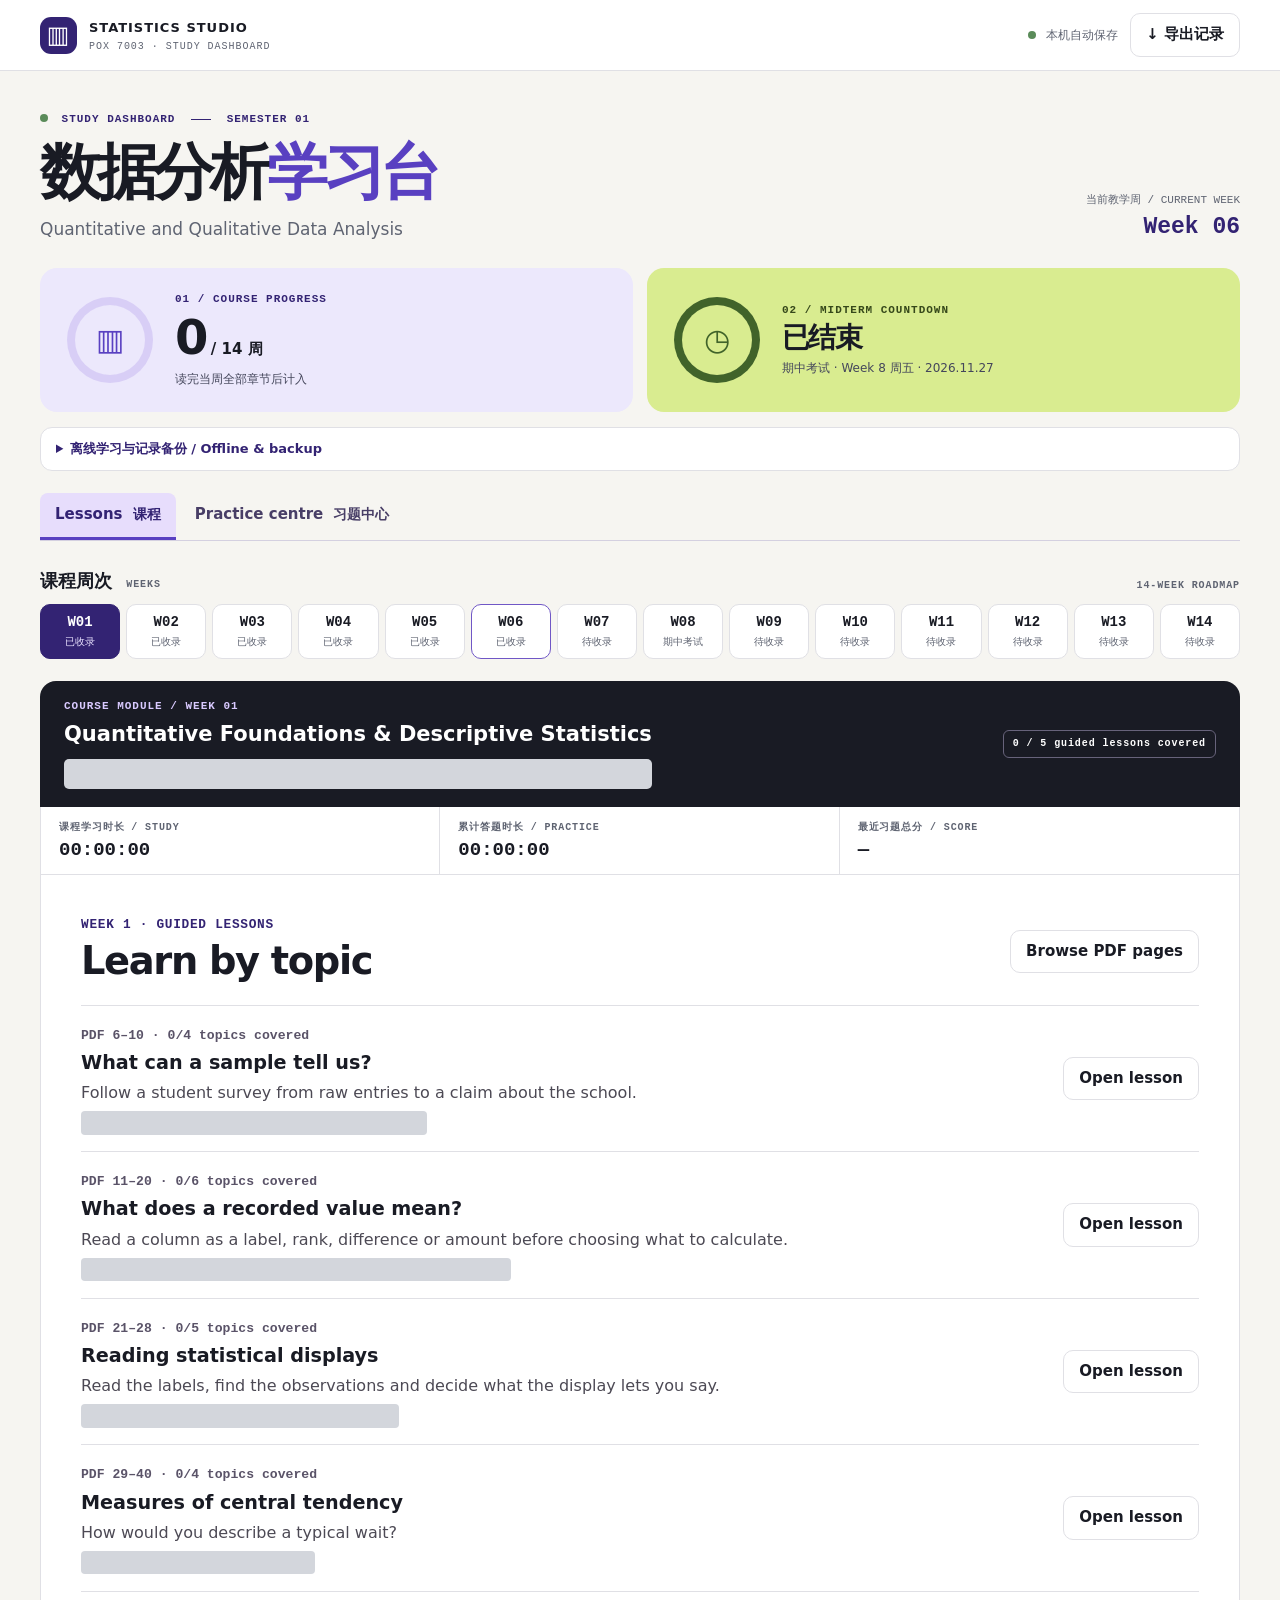
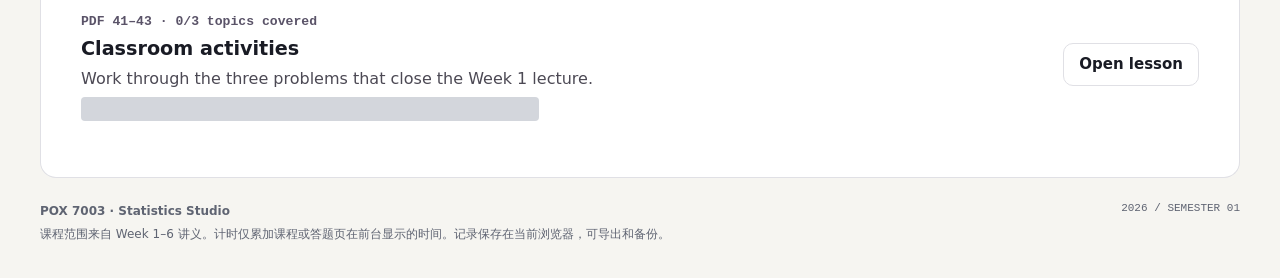
<file: index.html>
<!doctype html>
<html lang="zh-CN">
<head>
<meta charset="utf-8">
<meta name="viewport" content="width=device-width,initial-scale=1">
<meta name="description" content="POX 7003 双语课程、学习计时和英文测验。">
<meta name="theme-color" content="#f6f5f1">
<title>POX 7003 · Statistics Studio</title>
<link rel="stylesheet" href="./style.css">
<script defer src="./course.js"></script>
<script defer src="./week1.js"></script>
<script defer src="./week1-slides.js"></script>
<script defer src="./week1-clear.js"></script>
<script defer src="./slide-courses.js"></script>
<script defer src="./slide-view.js"></script>
<script defer src="./week5.js"></script>
<script defer src="./week6.js"></script>
<script defer src="./teaching.js"></script>
<script defer src="./reference.js"></script>
<script defer src="./figures.js"></script>
<script defer src="./centre-content.js"></script>
<script defer src="./centre-visual.js"></script>
<script defer src="./centre-assessment.js"></script>
<script defer src="./guided-foundations.js"></script>
<script defer src="./guided-graphs.js"></script>
<script defer src="./guided-activities.js"></script>
<script defer src="./example-choices.js"></script>
<script defer src="./worked-example.js"></script>
<script defer src="./later-guide-content.js"></script>
<script defer src="./later-guide-examples.js"></script>
<script defer src="./later-guide.js"></script>
<script defer src="./centre-lesson.js"></script>
<script defer src="./week1-practice.js"></script>
<script defer src="./revision-original.js"></script>
<script defer src="./revision-mock.js"></script>
<script defer src="./revision-scope.js"></script>
<script defer src="./exam-centre.js"></script>
<script defer src="./app.js"></script>
<script defer src="./storage.js"></script>
</head>
<body>
<header class="top"><div class="shell top-inner"><a class="brand" href="#week=1"><span class="logo" aria-hidden="true">▥</span><span>STATISTICS STUDIO<small>POX 7003 · STUDY DASHBOARD</small></span></a><div class="tools"><span class="local" id="save-status"><i></i> 本机自动保存</span><button id="export" class="soft">↓ <span>导出记录</span></button></div></div></header>
<main class="shell">
  <section class="hero"><div><p class="eyebrow"><span class="live"></span> STUDY DASHBOARD <span class="hero-rule"></span> SEMESTER 01</p><h1>数据分析<span>学习台</span></h1><p class="subtitle" lang="en">Quantitative and Qualitative Data Analysis</p></div><div class="now"><small>当前教学周 / CURRENT WEEK</small><strong>Week 06</strong></div></section>
  <section class="gauges" aria-label="课程仪表盘">
    <div class="gauge-card progress"><div class="ring" id="progress-ring" aria-hidden="true"><span>▥</span></div><div><p class="eyebrow">01 / COURSE PROGRESS</p><div class="metric"><strong id="week-count">0</strong><span> / 14 周</span></div><p>读完当周全部章节后计入</p></div></div>
    <div class="gauge-card exam"><div class="ring" id="exam-ring" aria-hidden="true"><span>◷</span></div><div><p class="eyebrow">02 / MIDTERM COUNTDOWN</p><div class="metric"><strong id="exam-days">—</strong><span id="exam-unit"> 天</span></div><p>期中考试 · Week 8 周五 · 2026.11.27</p></div></div>
  </section>
  <details class="access-help"><summary>离线学习与记录备份 / Offline &amp; backup</summary>
    <p><a href="./POX7003-offline.html" download>下载完整离线版</a>，保存后可直接打开学习。记录按浏览器保存，可通过备份转移到其他设备。</p>
    <div class="tools backup-tools"><button class="soft" id="backup">备份学习数据</button><label class="soft" for="restore">恢复备份</label><input id="restore" type="file" accept=".json,application/json" hidden></div>
    <p id="backup-status" role="status">CSV 可查看统计；JSON 备份可恢复进度和成绩。恢复会替换当前记录，请先备份。</p>
  </details>
  <nav class="course-switch" id="course-tabs" aria-label="Study navigation"><a href="#week=1&view=lessons" id="course-switch-lessons">Lessons <span>课程</span></a><a href="#view=exam&tab=mock" id="course-switch-exam">Practice centre <span>习题中心</span></a></nav>
  <section class="weeks" aria-labelledby="weeks-title"><div class="section-head"><h2 id="weeks-title">课程周次 <small>WEEKS</small></h2><span>14-WEEK ROADMAP</span></div><nav class="week-grid" id="week-grid" aria-label="选择课程周次"></nav></section>
  <div id="workspace"></div>
  <footer><div><strong>POX 7003 · Statistics Studio</strong><p>课程范围来自 Week 1–6 讲义。计时仅累加课程或答题页在前台显示的时间。记录保存在当前浏览器，可导出和备份。</p></div><span>2026 / SEMESTER 01</span></footer>
</main>
<dialog id="diagram-viewer"><div class="diagram-toolbar"><button type="button" class="soft" id="close-diagram">Close</button><label for="diagram-scale">Zoom <input id="diagram-scale" type="range" min="100" max="300" step="25" value="100"></label><output id="diagram-scale-value" for="diagram-scale">100%</output></div><div id="large-diagram"></div></dialog>
</body>
</html>
</file>
<file: style.css>
:root{--bg:#f6f5f1;--paper:#fff;--ink:#191b24;--muted:#5f6472;--line:#e0e0e5;--purple:#5940c1;--deep:#332373;--violet:#ece8fc;--lime:#d9ec90;--green:#315a3a;--mono:ui-monospace,Consolas,monospace}
*{box-sizing:border-box}body{margin:0;background:var(--bg);color:var(--ink);font:15px/1.55 system-ui,"Microsoft YaHei",sans-serif}a{color:var(--deep)}button,input{font:inherit}button{cursor:pointer}button:disabled{cursor:default}button:focus-visible,a:focus-visible,input:focus-visible,summary:focus-visible{outline:3px solid #9779ef;outline-offset:3px}.shell{width:min(1200px,calc(100% - 60px));margin:auto}.top{border-bottom:1px solid var(--line);background:#fff}.top-inner,.brand,.tools,.section-head,.lesson-top,.pager,.quiz-actions,.week-title{display:flex;align-items:center;justify-content:space-between;gap:12px}.top-inner{height:70px}.brand{text-decoration:none;color:var(--ink);font-weight:800;font-size:13px;letter-spacing:.075em}.brand small{display:block;color:var(--muted);font:10px var(--mono);margin-top:3px}.logo{display:grid;place-items:center;width:37px;height:37px;border-radius:11px;background:var(--deep);color:#fff;font-size:24px}.local{font-size:12px;color:var(--muted);white-space:nowrap}.local i,.live{display:inline-block;width:8px;height:8px;background:#5a8b59;border-radius:50%;margin-right:6px}.soft,.primary{border:1px solid var(--line);border-radius:10px;padding:9px 15px;background:#fff;color:var(--ink);font-weight:650}.soft:hover{background:var(--violet)}.primary{background:var(--deep);color:#fff;border-color:var(--deep)}.primary:hover{background:var(--purple)}.primary:disabled{background:#e5e2ea;color:#635c70;border-color:#e5e2ea}.hero{padding:41px 0 26px;display:flex;align-items:flex-end;justify-content:space-between;gap:16px}.eyebrow{font:700 11px/1.35 var(--mono);letter-spacing:.09em;margin:0;color:var(--deep)}.hero-rule{display:inline-block;width:20px;border-top:1px solid currentColor;vertical-align:middle;margin:0 8px}.hero h1{margin:10px 0 2px;font-size:clamp(35px,5vw,61px);letter-spacing:-.07em;line-height:1.15}.hero h1 span{color:var(--purple)}.subtitle{margin:9px 0 0;color:var(--muted);font-size:clamp(13px,2vw,17px)}.now{text-align:right;padding:0 0 2px;white-space:nowrap}.now small{color:var(--muted);font:11px var(--mono)}.now strong{display:block;font:700 23px var(--mono);color:var(--deep);margin-top:4px}.gauges{display:grid;grid-template-columns:1fr 1fr;gap:14px}.gauge-card{display:flex;align-items:center;gap:22px;padding:22px 27px;border-radius:17px;min-height:144px}.progress{background:var(--violet)}.exam{background:var(--lime)}.exam .eyebrow{color:#36481a}.ring{width:86px;height:86px;display:grid;place-items:center;position:relative;flex:none;border-radius:50%;background:conic-gradient(var(--arc) var(--value,0%),var(--track) 0)}.ring:before{content:"";position:absolute;inset:8px;border-radius:50%;background:var(--face)}.ring span{z-index:1;color:var(--arc);font-size:30px}.progress .ring{--arc:#5940c1;--track:#d8cef6;--face:var(--violet)}.exam .ring{--arc:#41632a;--track:#bfda65;--face:var(--lime)}.metric{line-height:1.08;margin-top:5px}.metric strong{font-size:48px;letter-spacing:-.06em}.metric span{font-size:15px;font-weight:700}.gauge-card p:last-child{font-size:12px;margin:6px 0 0;color:#44465b}.weeks{margin:26px 0 22px}.section-head h2{font-size:18px;margin:0 0 9px}.section-head small,.section-head>span,.tag,.label{font:700 10px var(--mono);letter-spacing:.09em;color:var(--muted)}.section-head small{margin-left:8px}.week-grid{display:grid;grid-template-columns:repeat(14,1fr);gap:6px}.week-tab{border:1px solid var(--line);background:#fff;color:var(--ink);border-radius:10px;min-width:0;padding:9px 2px;text-align:center}.week-tab strong{font:700 14px var(--mono);display:block}.week-tab span{font-size:10px;display:block;margin-top:4px;color:var(--muted);white-space:nowrap}.week-tab[aria-current]{background:var(--deep);border-color:var(--deep);color:#fff}.week-tab[aria-current] span{color:#e9e2ff}.week-tab.is-current:not([aria-current]){border-color:#7057c6}.week-tab.is-done:not([aria-current]) span{color:var(--green);font-weight:700}.week-title{background:var(--ink);color:#fff;border-radius:16px 16px 0 0;padding:18px 24px}.week-title h2{font-size:21px;margin:4px 0 0}.week-title h2 small{font-weight:500;font-size:14px;color:#ddd8eb;display:block}.week-title .eyebrow{color:#d9caff}.week-title .tag{color:#fff;border:1px solid #67637b;padding:6px 9px;border-radius:6px;text-align:center;line-height:1.45}.week-body{background:#fff;border:1px solid var(--line);border-top:0;border-radius:0 0 16px 16px}.week-stats{display:grid;grid-template-columns:repeat(3,1fr);border-bottom:1px solid var(--line);margin:0}.week-stats>div{padding:13px 18px;border-right:1px solid var(--line);min-width:0}.week-stats>div:last-child{border:0}.week-stats dd{font:700 19px var(--mono);margin:5px 0 0}.lesson-layout{display:grid;grid-template-columns:230px minmax(0,1fr)}.toc{padding:19px 12px;border-right:1px solid var(--line);background:#faf9fd}.toc>.label{display:block;margin:0 7px 12px}.topic{border:0;border-radius:9px;background:transparent;color:var(--ink);display:grid;grid-template-columns:23px 1fr auto;width:100%;text-align:left;gap:6px;padding:9px 6px;font-size:12px;margin-bottom:3px}.topic[aria-current]{background:var(--violet)}.topic[aria-current]{color:var(--deep);font-weight:700}.topic .num{font:700 11px var(--mono);color:var(--purple);margin-top:3px}.topic time{font:10px var(--mono);color:var(--muted);margin-top:4px}.lesson{padding:22px 24px}.lesson-top{align-items:flex-start}.lesson h3,.practice h3,.empty h3{font-size:clamp(20px,3vw,28px);line-height:1.25;margin:7px 0 0}.lesson h3 small{font-size:14px;display:block;color:var(--muted);font-weight:600;margin-top:6px}.timer{color:var(--deep);border:1px solid #ddd4fc;background:#f6f3ff;border-radius:9px;padding:8px 10px;font:700 11px var(--mono);white-space:nowrap}.figure{margin:18px 0;background:#f7f6fc;border:1px solid #e6e1f5;border-radius:13px;padding:9px 12px 10px}.figure svg{width:100%;height:auto;display:block;max-height:214px}.figure figcaption{font-size:12px;color:#4d4c64;text-align:center;margin-top:6px}.bilingual{display:grid;grid-template-columns:1fr 1fr;gap:0 19px}.bilingual .label{padding-bottom:8px}.bilingual p{margin:0;padding:12px 0;border-top:1px solid var(--line);font-size:14px;overflow-wrap:anywhere}.bilingual p[lang=en]{color:#43475a}.pager{margin:18px 0 0;flex-wrap:wrap}.practice-cta{padding:17px 24px;background:#fbfaf4;border-top:1px solid #e6e3d7;border-radius:0 0 16px 16px;display:flex;align-items:center;justify-content:space-between;gap:10px}.practice-cta h3{font-size:16px;margin:0}.practice-cta p,.empty p{margin:4px 0 0;color:var(--muted);font-size:13px}.practice,.empty{padding:23px 24px}.practice{max-width:850px;margin:auto}.practice h3{margin-bottom:13px}.practice-progress{height:6px;background:var(--violet);border-radius:9px;overflow:hidden;margin:14px 0 19px}.practice-progress span{display:block;background:var(--purple);height:100%}.practice fieldset{margin:0;padding:0;border:0;min-width:0}.practice legend{font-size:19px;font-weight:700;margin:0 0 12px;padding:0}.options label{display:flex;align-items:center;gap:12px;padding:10px 12px;border:1px solid var(--line);border-radius:8px;margin-bottom:7px}.options label:has(input:checked){background:var(--violet);border-color:var(--purple)}.options input{accent-color:var(--purple);flex:none}.short-answer{display:block;width:100%;padding:12px;border:1px solid #8f88a2;border-radius:8px}.quiz-actions{margin-top:17px;flex-wrap:wrap}.quiz-actions button:disabled{opacity:.5}.feedback{margin:9px 0 0;color:#8f312f}.result-list{padding-left:24px}.result-list li{padding:8px 0;border-bottom:1px solid var(--line)}.result-list small{display:block;color:var(--muted)}details{margin:13px 0}summary{cursor:pointer;font-weight:650}.source-note{padding:0 24px 6px;font-size:12px;color:var(--muted)}footer{display:flex;justify-content:space-between;gap:20px;color:var(--muted);margin:24px 0 30px;font-size:12px}footer p{margin:4px 0}footer>span{font:11px var(--mono);white-space:nowrap}
@media(max-width:880px){.week-grid{grid-template-columns:repeat(7,1fr)}.lesson-layout{grid-template-columns:180px minmax(0,1fr)}.topic{grid-template-columns:19px 1fr}.topic time{grid-column:2}.gauge-card{padding:17px;gap:12px}}
@media(max-width:640px){.shell{width:calc(100% - 26px)}.top-inner{height:60px}.tools{gap:6px}.local{display:none}.hero{padding:24px 0 17px}.now small{font-size:9px}.now strong{font-size:16px}.gauges{gap:7px}.gauge-card{padding:11px;gap:8px;min-height:102px}.gauge-card .eyebrow{font-size:9px}.gauge-card p:last-child{font-size:10px}.ring{width:36px;height:36px}.ring:before{inset:4px}.ring span{font-size:17px}.metric strong{font-size:35px}.lesson-layout{display:block}.toc{border-right:0;border-bottom:1px solid var(--line);display:grid;grid-template-columns:1fr 1fr;gap:2px}.toc>.label{grid-column:1/-1;margin-bottom:4px}.topic{padding:6px 3px}.lesson,.practice,.empty{padding:15px 12px}.week-title,.practice-cta{padding:12px}.week-title h2{font-size:16px}.week-stats>div{padding:8px 6px}.week-stats dd{font-size:15px}.bilingual{column-gap:10px}.bilingual p{font-size:12px}.practice-cta{align-items:flex-start}.practice-cta button{white-space:nowrap;padding:7px 9px}.timer{font-size:10px;padding:6px}.figure{padding:6px}footer>span{display:none}}
@media(max-width:365px){.ring{display:none}.now{white-space:normal}.week-grid{gap:3px}.week-tab span{font-size:9px}.bilingual{column-gap:7px}}
.definitions{margin:17px 0 0;border:1px solid #e6e1f5;border-radius:13px;background:#faf9fd}
.definitions h4{margin:0;padding:11px 13px;background:var(--violet);color:var(--deep);border-radius:12px 12px 0 0;font-size:14px}
.definitions h4 .label{margin-left:6px}
.definition-row{display:grid;grid-template-columns:1fr 1fr;gap:16px;padding:9px 13px;border-top:1px solid #e6e1f5}
.definition-row dl,.definition-row dd{margin:0}
.definition-row dt{font-weight:700;color:var(--deep);font-size:13px}
.definition-row dd{margin-top:3px;font-size:13px;overflow-wrap:anywhere}
.definition-row dl[lang=en] dd{color:#43475a}
@media(max-width:640px){.definition-row{gap:10px;padding:8px}.definition-row dt,.definition-row dd{font-size:12px}.definitions h4{padding:8px}}

.access-help{background:#fff;border:1px solid var(--line);border-radius:12px;padding:11px 15px;font-size:13px;margin-top:15px}
.access-help summary{color:var(--deep)}
.access-help p{color:var(--muted);margin:8px 0}
.backup-tools{justify-content:flex-start;flex-wrap:wrap}
.backup-tools label{cursor:pointer}
.beginner-intro{margin:18px 0;background:#eef3df;border-radius:12px;padding:12px 15px}
.beginner-intro h4,.how-to h4,.worked-examples>h4{margin:0 0 8px;font-size:15px}
.beginner-intro p,.how-to p{margin:7px 0}
.beginner-intro p[lang=en],.how-to p[lang=en]{color:#4c5260;font-size:13px}
.how-to{margin:17px 0;border-left:4px solid var(--purple);padding:3px 0 3px 13px}
.worked-examples{margin-top:22px}
.worked-example{border:1px solid var(--line);border-radius:10px;padding:12px;margin:9px 0}
.worked-example summary{font-size:14px;color:var(--deep)}
.example-question{font-size:13px;color:var(--muted)}
.worked-example .bilingual{gap:13px}
.worked-example ol{margin:7px 0;padding-left:20px;font-size:13px}
.worked-example li{margin-bottom:7px}
.model-answer{background:var(--violet);border-radius:7px;padding:8px 10px;font-size:13px;margin:7px 0 0}
.formal-lesson{border-top:1px solid var(--line);margin-top:20px;padding-top:14px}
.formal-lesson summary{font-size:13px;color:var(--deep)}
@media(max-width:640px){.worked-example{padding:9px}.worked-example .bilingual{font-size:12px;gap:8px}.beginner-intro{padding:10px}.worked-example li{overflow-wrap:anywhere}}

.reference-reading{border:1px solid #e1ddc8;background:#fcfbf5;border-radius:9px;padding:10px;margin-top:15px}
.reference-reading summary{font-size:13px;color:#57431a}
.reference-credit{font-size:12px;color:var(--muted)}
.reference-note h5{margin:12px 0 3px;font-size:14px}
.reference-note h5 span{display:block;font-size:12px;color:var(--muted)}
.reference-note p{font-size:13px}

.zoom-figure{display:block;margin:6px auto 0;border:0;background:transparent;color:var(--purple);font-size:11px;text-decoration:underline}
#diagram-viewer{width:min(1000px,95vw);border:1px solid var(--line);border-radius:12px;padding:14px}
#diagram-viewer::backdrop{background:#191b2499}
#large-diagram{overflow-x:auto;margin-top:15px}
#large-diagram svg{display:block;width:100%;min-width:660px;height:auto}
.zh-help{display:block;position:relative;border-radius:5px;min-height:22px;padding:5px 7px;color:var(--muted);font-weight:400;cursor:help;user-select:none}
.zh-help::after{content:"";position:absolute;inset:0;background:#d3d6dc;border-radius:inherit;pointer-events:none}
.zh-help:focus-visible::after,.zh-help.is-revealed::after{opacity:0}
.zh-help:focus-visible{outline:2px solid var(--purple);outline-offset:3px}
@media(hover:hover) and (pointer:fine){.zh-help:hover::after{opacity:0}}
.reading-hint{font-size:12px;color:var(--muted);line-height:1.5;margin:12px 0}
.beginner-intro p[lang=en],.how-to p[lang=en]{font-size:15px;color:var(--ink)}
.beginner-intro .zh-help,.how-to .zh-help{font-size:13px}
.worked-example summary{font-size:16px;line-height:1.5;font-weight:750;color:var(--deep)}
.worked-example .example-question{margin:10px 0;font-size:13px}
.worked-example .bilingual>div[lang=en]{color:var(--ink);font-weight:500}
.worked-example .bilingual ol{font-size:14px;line-height:1.7}
.worked-example .zh-help ol{font-size:13px}
.bilingual p[lang=en]{color:var(--ink)}
.definition-row dl[lang=en] dd{color:var(--ink);font-size:14px}
.definition-row .zh-help dt{color:var(--muted)}
.figure figcaption .zh-help{margin-top:7px;font-size:11px}
.lesson h3 small,.week-title h2 small{max-width:100%;font-size:13px;margin-top:8px}
.reference-note h5{font-size:15px;color:var(--deep)}
.reference-note>.zh-help{font-size:12px}
.topic span[lang=en]{font-size:11px;line-height:1.45;overflow-wrap:anywhere}
@media(max-width:640px){.worked-example summary{font-size:15px}.worked-example .bilingual ol{font-size:13px}.worked-example .zh-help ol{font-size:12px}.beginner-intro p[lang=en],.how-to p[lang=en]{font-size:14px}}
/* Full teacher-slide reading mode. */
.slide-toc{max-height:78vh;overflow-y:auto;overscroll-behavior:contain}
.original-slide{padding:0;overflow:hidden;margin:24px 0;background:#f5f6fa}
.original-slide img{display:block;width:100%;height:auto;aspect-ratio:1550/872;object-fit:contain}
.clarified-slide img{aspect-ratio:auto}
.original-reference{margin-bottom:22px;color:var(--muted);font-size:13px}
.diagram-toolbar{display:flex;gap:12px;align-items:center;flex-wrap:wrap}
.diagram-toolbar label{display:flex;align-items:center;gap:8px;font-size:13px}
.diagram-toolbar input{max-width:130px}
#large-diagram{overflow:auto;max-height:75vh}
#large-diagram img,#large-diagram svg{max-width:none}
.original-slide figcaption{display:flex;align-items:center;justify-content:space-between;gap:12px;padding:12px;font-size:12px}
.slide-item{display:grid;grid-template-columns:28px minmax(0,1fr);gap:8px;border-top:1px solid #e4e2ed;padding:14px 0}
.slide-item p{margin:0 0 10px;overflow-wrap:anywhere}
.item-number{font-size:11px;color:#8d879d;padding-top:4px}
.slide-transcript h4,.slide-walkthrough h4{font-size:19px;margin-bottom:12px}
.slide-walkthrough{margin:24px 0;line-height:1.85}
.slide-extras{margin:24px 0}
.source-gap{margin:20px 0;padding:12px 16px;border:1px solid #dbc796;border-radius:10px;background:#fff8e8;font-size:13px}
.source-gap p{margin:4px 0 10px}
.concept-visual{margin:26px 0}
.slide-worked{border-top:2px solid var(--violet);padding-top:20px}
.page-picker{display:flex;align-items:center;gap:12px;margin:18px 0}
.page-picker label{font-size:13px;font-weight:600;white-space:nowrap}
.page-picker select{min-width:0;max-width:100%;flex:1;padding:10px;border:1px solid var(--line);border-radius:8px;background:#fff;color:var(--ink);font:inherit}
#large-diagram img{display:block;width:100%;height:auto}
@media(max-width:850px){.slide-toc{max-height:260px;position:static}.original-slide figcaption{flex-wrap:wrap}.slide-item{grid-template-columns:22px minmax(0,1fr)}}

/* Focused Week 1 reader. Other weeks keep the PDF layout. */
.centre-entry{display:flex;align-items:center;justify-content:space-between;gap:1rem;padding:1.15rem 1.5rem;background:#f5f2ff;border-bottom:1px solid #dcd4ee}
.centre-entry h3,.centre-entry p{margin:0}
.centre-entry h3{margin:.2rem 0;font-size:1.3rem}
.centre-entry p:last-child{color:#504b60}
.centre-focus #workspace{max-width:1110px;margin-inline:auto}
.centre-shell{color:#232135;font-size:1rem;line-height:1.58}
.centre-mast{display:flex;align-items:center;justify-content:space-between;gap:1.4rem;padding:clamp(22px,4vw,43px) 0 24px;border-bottom:1px solid #d6d3df}
.centre-mast h2{font-size:clamp(2rem,4.8vw,3.5rem);line-height:1.04;letter-spacing:-.055em;margin:.5rem 0 .6rem;font-weight:720}
.centre-mast p:not(.centre-kicker){margin:.1rem 0 .35rem;color:#494756;font-size:1.07rem}
.centre-mast .soft,.centre-entry .primary{flex:none}
.centre-kicker{font:700 .8rem/1.5 var(--mono);letter-spacing:.055em;text-transform:uppercase;color:var(--deep);margin:0}
.centre-kicker span{color:#847997;margin:0 .32rem}
.centre-layout{display:grid;grid-template-columns:minmax(170px,210px) minmax(0,1fr);align-items:start;gap:clamp(16px,3.5vw,44px);margin-top:20px}
.centre-nav{position:sticky;top:4rem;padding:1rem 0}
.centre-nav h3,.centre-help p{font:700 .9rem/1.4 system-ui,sans-serif;color:#514c60;margin:0 0 .7rem}
.centre-nav nav{display:grid;gap:4px}
.centre-nav button{background:transparent;border:1px solid transparent;color:#4e4959;display:flex;align-items:center;text-align:left;gap:.67rem;padding:9px 10px;border-radius:9px;line-height:1.35;min-height:42px;font-size:.98rem}
.centre-nav button[aria-current=step],.toc .topic[aria-current=step]{
  background:#e3daf8;color:var(--deep);font-weight:700;box-shadow:inset 3px 0 var(--purple)
}
.centre-nav button[aria-current=step]{border-color:#c4b4e8}
.centre-step-index{font:600 .8rem/1.4 var(--mono);color:#604e80}
.centre-progress,.centre-help small,.centre-caption,.centre-source,.centre-answer-meta{font-size:.9rem;color:#5b5568}
.centre-progress{border-top:1px solid #dcd8e2;margin:1.1rem 0;padding-top:.9rem}
.centre-help{margin:1.4rem 0}
.centre-help p{margin-bottom:.2rem}
.centre-reader,.centre-assessment{min-width:0;width:100%;border:1px solid #e0dde6;background:white;border-radius:16px;padding:clamp(16px,3.4vw,38px);scroll-margin-top:12px}
.centre-reader h3,.centre-assessment h3{font-size:clamp(1.65rem,3.4vw,2.5rem);line-height:1.12;letter-spacing:-.035em;margin:.5rem 0}
.centre-reader h4,.centre-assessment h4{font-size:1.25rem;letter-spacing:-.018em;margin:0 0 .45rem}
.centre-shell .centre-en{margin:.6rem 0 .35rem;max-width:68ch}
.centre-chapter-head{margin-bottom:1rem}
.centre-zh{width:fit-content;max-width:100%;font-size:.88rem;line-height:1.5;min-height:16px;padding:1px 5px;border-radius:4px;overflow-wrap:anywhere}
.centre-shell .zh-help::after{background:#dadce2}
.centre-method{border-left:3px solid #7462ab;background:#f6f4fb;padding:12px 16px;margin:1.3rem 0}
.centre-block{border-top:1px solid #dedbe4;margin:1.55rem 0 0;padding:1.35rem 0 0;scroll-margin-top:1rem}
.centre-section-head,.centre-next,.centre-example-actions,.centre-review-actions{display:flex;align-items:center;justify-content:space-between;gap:.7rem;flex-wrap:wrap}
.centre-section-head h4,.centre-caption{margin:0}
.centre-caption{margin:.7rem 0 .45rem}
.centre-example-picker{display:flex;gap:4px;flex-wrap:wrap}
.centre-example-picker button{border:1px solid #d9d3e4;background:#fff;color:#514760;min-width:34px;min-height:34px;border-radius:7px}
.centre-example-picker button[aria-current]{background:var(--deep);color:white;border-color:var(--deep)}
.centre-prompt{font:650 1.09rem/1.5 system-ui,sans-serif;margin:.7rem 0 .4rem}
.centre-hint summary,.centre-link{color:var(--deep)}
.centre-link{border:0;background:transparent;padding:.45rem .2rem;text-decoration:underline;text-underline-offset:.2em;font:600 .93rem/1.45 system-ui,sans-serif}
.centre-field-label{display:block;font-weight:650;margin:.8rem 0 .3rem}
.centre-shell textarea{display:block;width:100%;background:white;border:1px solid #a59eaf;border-radius:8px;padding:.65rem .8rem;font:inherit;resize:vertical}
.centre-example-actions{justify-content:flex-start;margin-top:.6rem}
.centre-solution,.centre-feedback,.centre-retry{margin:.9rem 0;padding:.8rem 1rem;border-radius:10px;background:#f6f5f9}
.centre-solution h5{margin:0 0 .5rem;font-size:.98rem}
.centre-solution ol{padding-left:1.4rem;margin:.35rem 0}
.centre-solution li{margin-bottom:.45rem}
.centre-solution p{margin:.5rem 0 .3rem}
.centre-choice{display:flex;align-items:baseline;gap:.8rem;text-align:left;padding:.65rem .85rem;border-radius:9px;background:#fff;border:1px solid #d7d3e0;font:inherit;color:inherit}
.centre-choice:hover,.centre-choice[aria-pressed=true]{border-color:#8271ae;background:#f4f0fc}
.centre-choice b{color:var(--deep);font:700 .88rem var(--mono)}
.centre-options{display:grid;gap:.4rem;margin:.7rem 0}
.centre-feedback{background:#fff3e4;border-left:3px solid #b27730}
.centre-feedback.is-correct{background:#eaf4ed;border-color:#417558}
.centre-feedback p{margin:.25rem 0}
.centre-next{border-top:1px solid #dedbe4;margin-top:1.7rem;padding-top:1rem}
.centre-source{display:flex;align-items:center;gap:.32rem;flex-wrap:wrap}
.centre-sr{position:absolute;clip-path:inset(50%);height:1px;width:1px;overflow:hidden}
.centre-assessment .options label,.centre-assessment .primary,.centre-assessment .soft{font-size:1rem}
.centre-assessment .options label{cursor:pointer}
.centre-review-card{border-top:1px solid #dcd8e2;padding:1rem 0;margin:.3rem 0}
.centre-assessment legend{line-height:1.45}
.centre-assessment summary{color:var(--deep)}
.centre-assessment input[type=checkbox]{width:16px;height:16px;accent-color:var(--purple)}
.centre-assessment dl dd{margin-left:0}
.centre-assessment-column{min-width:0}
.centre-week-practice{display:flex;align-items:center;justify-content:space-between;flex-wrap:wrap;gap:.65rem;padding:1.2rem 0}
.centre-week-practice h4,.centre-week-practice p{margin:0}
.centre-week-practice p{color:#5b5568;font-size:.95rem}
.centre-help summary{color:#534663;font-size:.9rem}
.guide-index{padding:clamp(18px,4vw,40px);scroll-margin-top:14px}
.guide-index header,.guide-row,.guide-source-nav{display:flex;align-items:center;justify-content:space-between;gap:1rem}
.guide-index h3{font-size:clamp(1.7rem,3vw,2.6rem);line-height:1.14;letter-spacing:-.035em;margin:.35rem 0}
.guide-index header{padding-bottom:1rem}
.guide-row{border-top:1px solid var(--line);padding:1.05rem 0}
.guide-row small{font:600 .82rem/1.4 var(--mono);color:#5a5368}
.guide-row h4{font-size:1.2rem;line-height:1.3;margin:.32rem 0}
.guide-row p{margin:.1rem 0 .35rem;font-size:1rem;color:#4c4954}
.guide-row button{flex:none}
.guide-figure{margin:1rem 0;padding:clamp(12px,2.4vw,22px);border-radius:12px;background:#f8f7fb;border:1px solid #e0dbea;overflow-x:auto}
.guide-figure table{border-collapse:collapse;width:100%;font-size:1rem;margin:.65rem 0}
.guide-figure th,.guide-figure td{padding:.42rem .6rem;border-bottom:1px solid #d6d1de;text-align:left;vertical-align:top}
.guide-figure thead th{background:#eeebf4}
.guide-figure figcaption,.guide-figure caption{font-size:.96rem;color:#494354;text-align:left}
.guide-figure img,.guide-figure svg{max-width:100%;height:auto}
.guide-source-nav{justify-content:flex-start;flex-wrap:wrap}
.guide-question-links{display:flex;flex-wrap:wrap;gap:.45rem}
@media(max-width:600px){
  .guide-row,.guide-index header{align-items:flex-start;flex-wrap:wrap;gap:.35rem}
  .guide-row button{min-height:40px}
  .guide-figure th,.guide-figure td{padding:.34rem;font-size:.92rem}
}
.centre-help p{font:400 .9rem/1.5 system-ui,sans-serif;margin:.45rem 0}
.centre-reader:focus,.centre-assessment:focus{outline:none}
#centre-study-clock{font-variant-numeric:tabular-nums}
@media(max-width:760px){
  .centre-layout{display:block;margin-top:.7rem}
  .centre-nav{position:static;padding:.3rem 0 .8rem}
  .centre-nav h3{margin-bottom:.3rem}
  .centre-nav nav{display:flex;flex-wrap:wrap;gap:3px}
  .centre-nav button{font-size:.89rem;padding:.36rem .52rem;min-height:34px;gap:.25rem}
  .centre-step-index{font-size:.72rem}
  .centre-progress{border:0;padding:0;margin:.35rem 0}
  .centre-help{margin:.2rem 0}.centre-help p,.centre-help small{display:inline}
  .centre-help p{margin-right:.25rem}
  .centre-mast{align-items:flex-start;flex-wrap:wrap;gap:.5rem;padding:18px 0 12px}
  .centre-mast .soft{font-size:.9rem;padding:.4rem .6rem}
  .centre-entry{align-items:flex-start;flex-wrap:wrap;padding:.9rem}
}

/* Shared navigation for lessons and the cross-week practice collection. */
html{scroll-padding-top:4rem}
.course-switch{
  position:sticky;top:0;z-index:3;background:var(--bg);display:flex;flex-wrap:wrap;
  gap:4px;margin:22px 0 18px;border-bottom:1px solid #d4d0e0
}
.course-switch a,.exam-tabs a{
  color:#483e66;text-decoration:none;padding:10px 15px;font-weight:650;
  border-bottom:3px solid transparent;border-radius:8px 8px 0 0
}
.course-switch a[aria-current=page],.exam-tabs a[aria-current=page]{
  background:#e7ddfc;border-bottom-color:var(--purple);color:var(--deep)
}
/* Reveal a gradient from the left while keeping the current tab's marker visible. */
@media (hover:hover){
  :is(.course-switch a,.exam-tabs a,.week-tab,.centre-nav nav button,.centre-example-picker button,.toc .topic){
    position:relative;isolation:isolate
  }
  :is(.course-switch a,.exam-tabs a,.week-tab,.centre-nav nav button,.centre-example-picker button,.toc .topic)::before{
    content:"";position:absolute;inset:0;z-index:-1;border-radius:inherit;pointer-events:none;
    background:linear-gradient(105deg,var(--sweep-start,#f4f0fd),var(--sweep-end,#e3d8fa));
    transform:scaleX(0);transform-origin:left center;
    transition:transform 240ms cubic-bezier(.22,.75,.22,1)
  }
  :is(.course-switch a,.exam-tabs a,.week-tab,.centre-nav nav button,.centre-example-picker button,.toc .topic):hover::before{
    transform:scaleX(1)
  }
  :is(.course-switch a,.exam-tabs a,.centre-nav nav button,.toc .topic)[aria-current]{
    --sweep-start:#eee4ff;--sweep-end:#d9caf8
  }
  :is(.week-tab,.centre-example-picker button)[aria-current]{
    --sweep-start:#48358b;--sweep-end:#5135a3
  }
  :is(.course-switch a,.exam-tabs a):not([aria-current]):hover{border-bottom-color:#ae9bdb}
  :is(.week-tab,.centre-example-picker button):not([aria-current]):hover{border-color:#8870ca}
}
@media (prefers-reduced-motion:reduce){
  :is(.course-switch a,.exam-tabs a,.week-tab,.centre-nav nav button,.centre-example-picker button,.toc .topic)::before{
    transition:none
  }
}
.course-switch a span{font-size:.9em;margin-left:5px}
.exam-focus #workspace{max-width:1100px;margin-inline:auto}
.exam-centre{background:white;border:1px solid #d9d5e2;border-radius:16px;overflow:hidden;scroll-margin:12px}
.exam-mast{background:#30265b;color:white;padding:28px clamp(18px,5vw,55px)}
.exam-mast small,.exam-kicker,.exam-qhead small{font-family:ui-monospace,Consolas,monospace;letter-spacing:.06em}
.exam-mast h2{font-size:clamp(30px,4.4vw,50px);line-height:1.15;letter-spacing:-.04em;color:inherit;margin:7px 0 0}
.exam-mast h2 span{font-size:.5em;letter-spacing:0;white-space:nowrap;color:#e8e2fa}
.exam-tabs{display:flex;flex-wrap:wrap;gap:0 8px;padding:0 clamp(12px,4vw,45px);border-bottom:1px solid #ddd9e5;background:#f8f7fc}
.exam-tabs a{padding:14px 7px;font-size:15px;line-height:1.35}
.exam-body{max-width:930px;margin:auto;padding:clamp(20px,4vw,44px);font-size:16px;line-height:1.6;overflow-wrap:anywhere}
.exam-body h3{font-size:clamp(25px,3vw,34px);line-height:1.2;margin:0 0 8px;color:#211a37}
.exam-body h4{font-size:1.35rem;color:#211a37;line-height:1.35;margin:1.6em 0 .65em}
.exam-pagehead p{margin:0 0 16px}
.exam-controls,.exam-library-actions{display:flex;gap:8px;flex-wrap:wrap}
.exam-download{display:inline-flex;align-items:center;text-decoration:none}
.exam-score{background:#f3f1f9;padding:10px 15px;margin:16px 0;color:#433b57;font-size:.94rem}
.exam-score p{margin:0}.exam-score-disclosure summary{cursor:pointer;font-weight:650}
.exam-question{padding:23px 0;border-top:1px solid #dcd9e5;scroll-margin:20px}
.exam-question fieldset,.exam-question legend{border:0;margin:0;padding:0;min-width:0;width:100%}
.exam-question legend{font-size:1.1rem;font-weight:650;white-space:pre-line;margin-bottom:12px;line-height:1.55;color:#211a37}
.exam-qhead{display:flex;align-items:baseline;justify-content:space-between;margin-bottom:9px;font-weight:700;color:#514096}
.exam-qhead small,.exam-source,.exam-scope small{color:#615d71;font-weight:400}
.exam-group h4 small{font-weight:500;margin-left:.35em}
.exam-options{display:grid;gap:5px}
.exam-options label{display:flex;gap:9px;align-items:baseline;border:1px solid #dfdce7;border-radius:7px;padding:7px 12px;cursor:pointer;color:#2a2340}
.exam-options label:has(:checked){background:#f0ecfc;border-color:#806bc1}
.exam-options input,.exam-self input{accent-color:#543e9c}
.exam-write{display:block;font-weight:600}
.exam-write textarea{box-sizing:border-box;display:block;width:100%;margin:5px 0 0;padding:9px 12px;border:1px solid #bdb6cb;border-radius:7px;font:inherit;resize:vertical}
.exam-mark:empty{display:none}.exam-mark{margin:4px 0;color:#43336b}
.exam-key{background:#f4f5ed;border:1px solid #daddce;border-radius:9px;margin:12px 0 6px}
.exam-key summary{padding:10px 14px;cursor:pointer;font-weight:700}
.exam-key:not([open]) .exam-fold,.exam-key[open] .exam-reveal{display:none}
.worked-choice{margin:12px 0 0}
.worked-choice fieldset{border:0;margin:0 0 12px;padding:0;min-width:0}
.worked-choice legend{font-size:1rem;font-weight:650;max-width:100%;padding:0;margin-bottom:8px}
.worked-choice .options label{overflow-wrap:anywhere}
.worked-choice [hidden]{display:none}
.worked-choice-feedback{color:var(--deep);font-weight:700;margin:12px 0 5px}
.worked-note{white-space:pre-wrap}
.guide-slide-notes{border:1px solid var(--line);border-radius:10px;padding:10px 15px}
.guide-slide-notes section{border-top:1px solid var(--line);margin-top:14px;padding-top:4px}
.guide-slide-notes h5{margin:3px 0 6px;font-size:.95rem}
.guide-source-figure img{max-height:430px;object-fit:contain}
.exam-key-body{padding:0 14px 12px}
.exam-key h5{margin:10px 0 3px;font-size:.95rem;color:#49435b}
.exam-key p{margin:0;white-space:pre-line}.exam-key-answer{font-weight:650}
.exam-source{font-size:.85rem;display:block;margin-top:6px}
.exam-self{display:block;margin-top:12px}
.exam-scope{border-top:1px solid #dcd9e5;padding:16px 0}
.exam-scope h4,.exam-memory h4{margin:.2em 0 .65em}
.exam-kicker{font-size:.85rem;margin:0;color:#554487}
.exam-scope ul{padding-left:1.3rem}.exam-scope li{margin:.8rem 0}.exam-scope li p{margin:.18rem 0}
.exam-scope aside,.exam-memory{background:#f1eef9;border-radius:9px;padding:12px 16px}
.exam-memory{margin-top:28px}.exam-memory ol{padding:0;list-style:none}.exam-memory li{display:grid;grid-template-columns:56px auto;gap:10px;padding:.5rem 0;border-bottom:1px solid #d9d6e4}
.exam-memory li:last-child{border:0}
.exam-library-list>div{display:flex;align-items:center;justify-content:space-between;gap:12px;border-top:1px solid #dedbe8;padding:13px 0}
.exam-library-list strong,.exam-library-list small{display:block}.exam-library-list small{color:#60566e}
.exam-library-list a,.exam-back{color:#433187}
.exam-library-list .soft{display:inline-block;text-decoration:none;white-space:nowrap}
.exam-back{display:inline-block;margin-bottom:15px}
.exam-topic-links{display:flex;flex-wrap:wrap;gap:4px 12px;font-size:.94rem}
.exam-body table{border-collapse:collapse;max-width:100%;font-size:.95em}
.exam-body th,.exam-body td{border:1px solid #dcd8e4;padding:4px 8px;text-align:left}
@media(max-width:600px){.exam-body{padding:16px}.exam-tabs{display:grid;grid-template-columns:1fr 1fr}.exam-tabs a{padding:9px 4px}.exam-library-list>div{align-items:flex-start;flex-direction:column}.exam-centre{border-radius:9px}.exam-question{padding:17px 0}.course-switch a{padding:7px}.exam-memory li{grid-template-columns:50px auto}}
@media print{
  .exam-focus .hero,.exam-focus .gauges,.exam-focus .weeks{display:none}
  .exam-focus #workspace{max-width:none}
  .exam-key summary{display:none}
  .exam-centre:focus,.exam-centre :focus{outline:none}.exam-centre{border-radius:0}
  .exam-memory li{grid-template-columns:4.2rem 1fr}.exam-memory li strong{white-space:nowrap}
  body.exam-focus{background:white;color:black}.exam-focus .top,.exam-focus .access-help,.exam-focus .course-switch,.exam-focus .exam-tabs,.exam-focus footer,.exam-focus .exam-controls,.exam-focus .exam-score,.exam-focus .exam-write,.exam-focus .exam-self,.exam-focus .exam-mark{display:none}
  .exam-focus .shell,.exam-focus .exam-body{width:100%;max-width:none;margin:0;padding:0}.exam-centre{border:0;overflow:visible}.exam-mast{color:black;background:white;padding:0 0 10px}.exam-mast h2 span{color:#333}.exam-mast h2{font-size:23pt}
  .exam-question{break-inside:avoid;font-size:10pt;padding:8px 0}.exam-question legend{font-size:11pt}.exam-question input{display:none}.exam-options{gap:1px}.exam-options label{border:0;padding:0}.exam-key{background:transparent;border:0;margin:4px 0}.exam-key summary,.exam-key-body{padding:0}.exam-key h5{margin:4px 0 0}.exam-group h4{break-after:avoid}
  .exam-memory{break-before:page;background:white;margin:0;padding:0}
}
</file>
